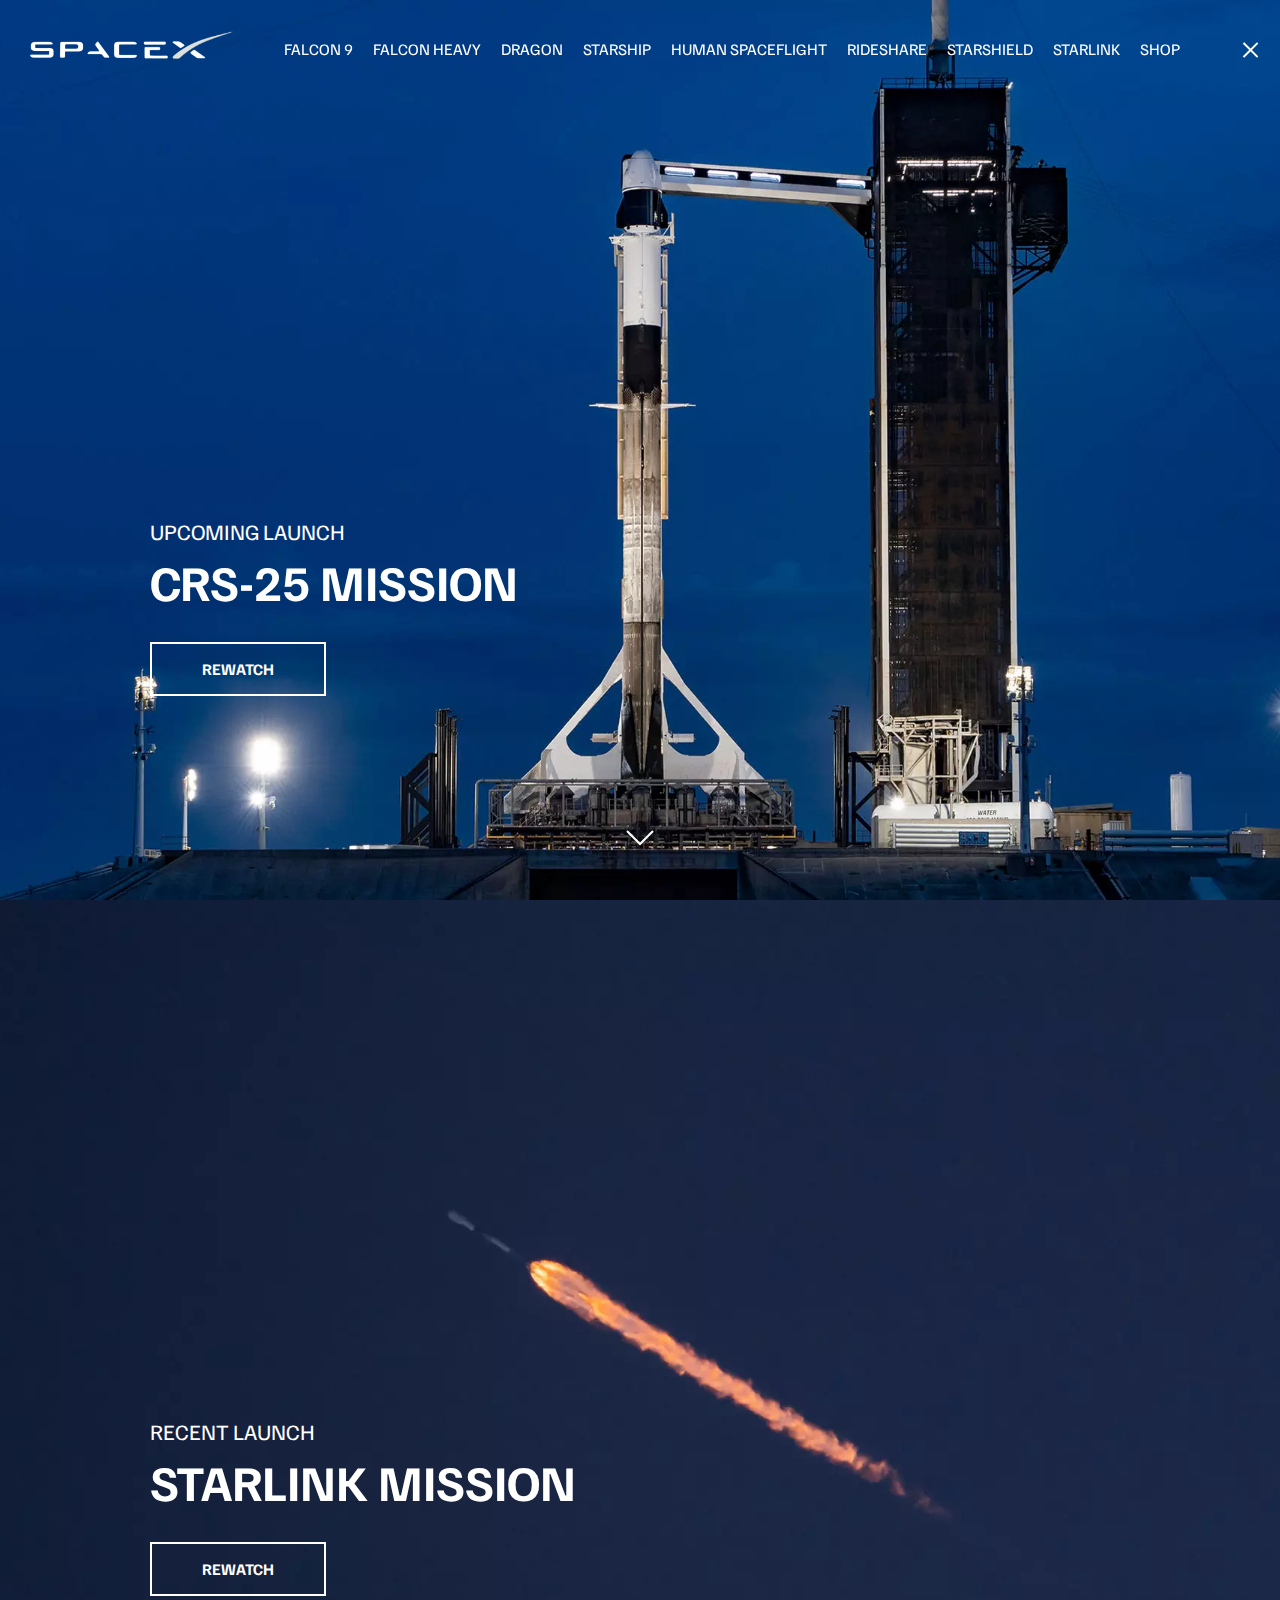
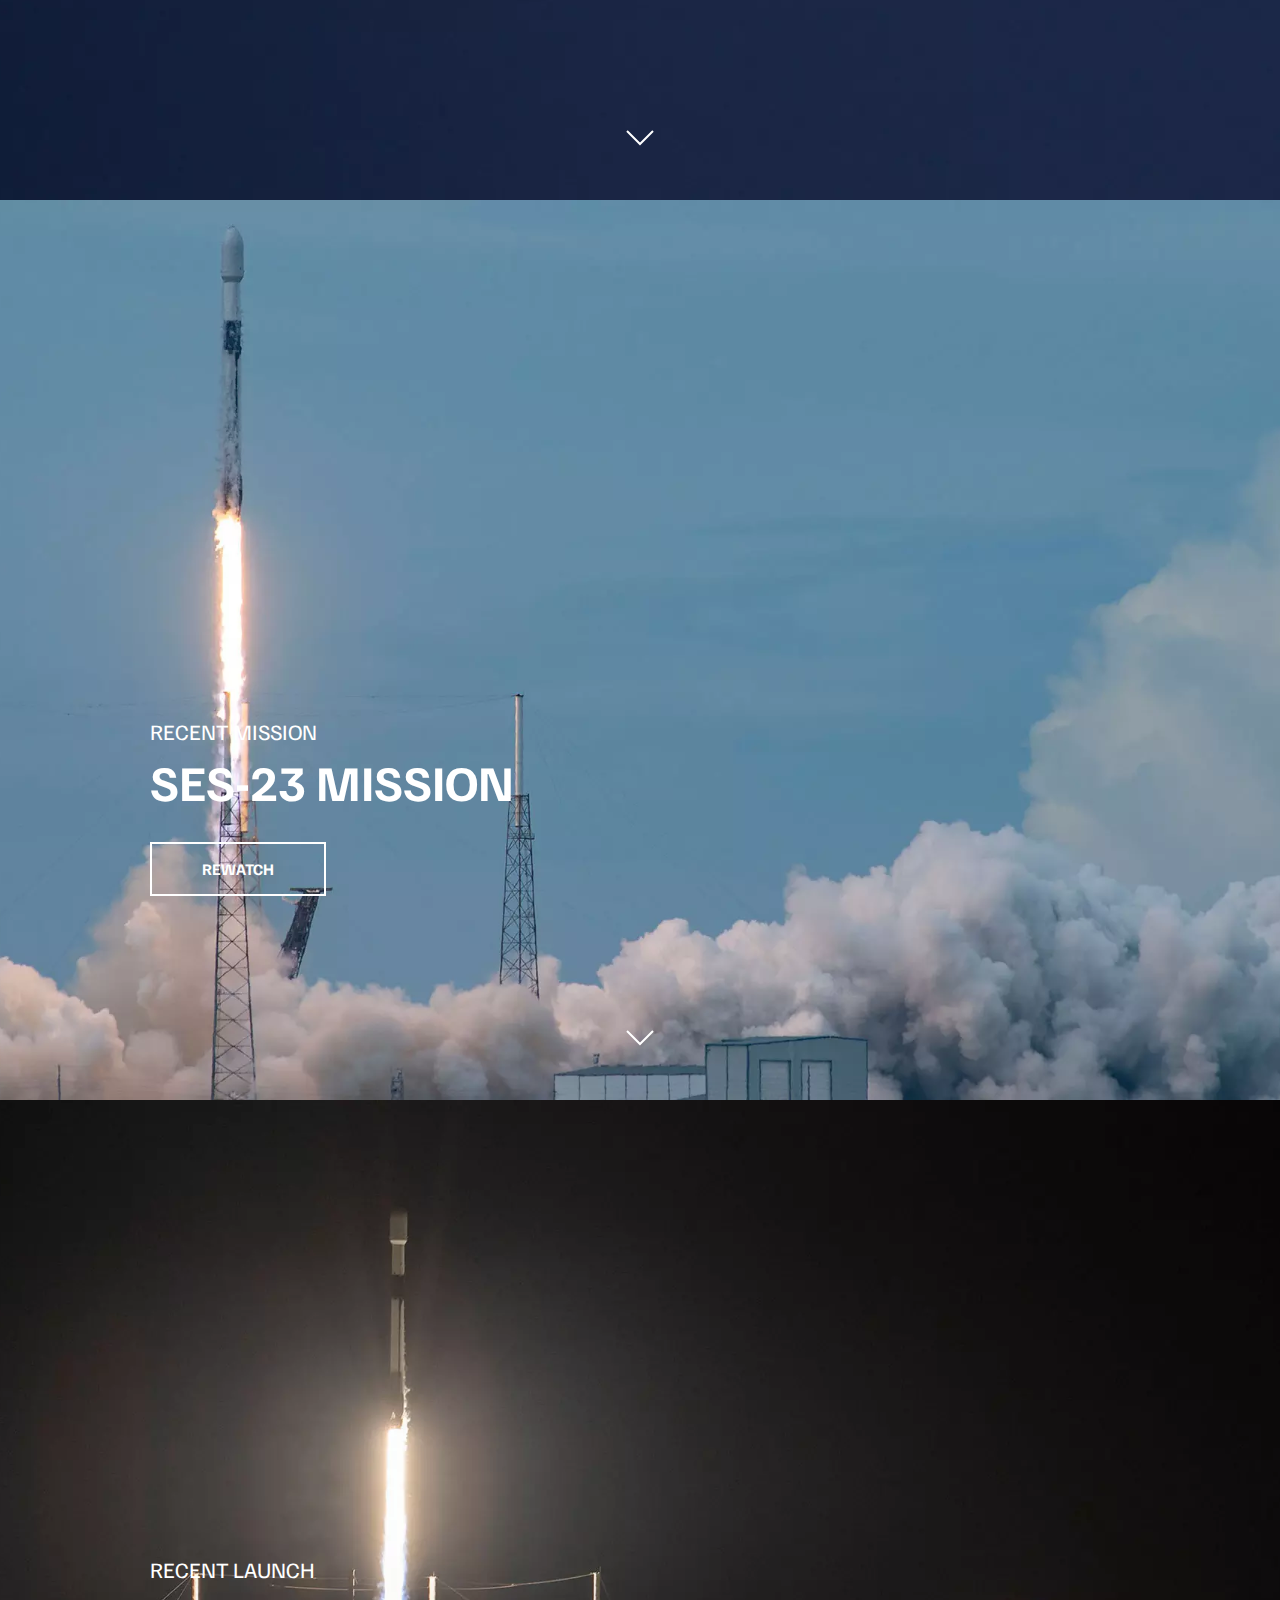
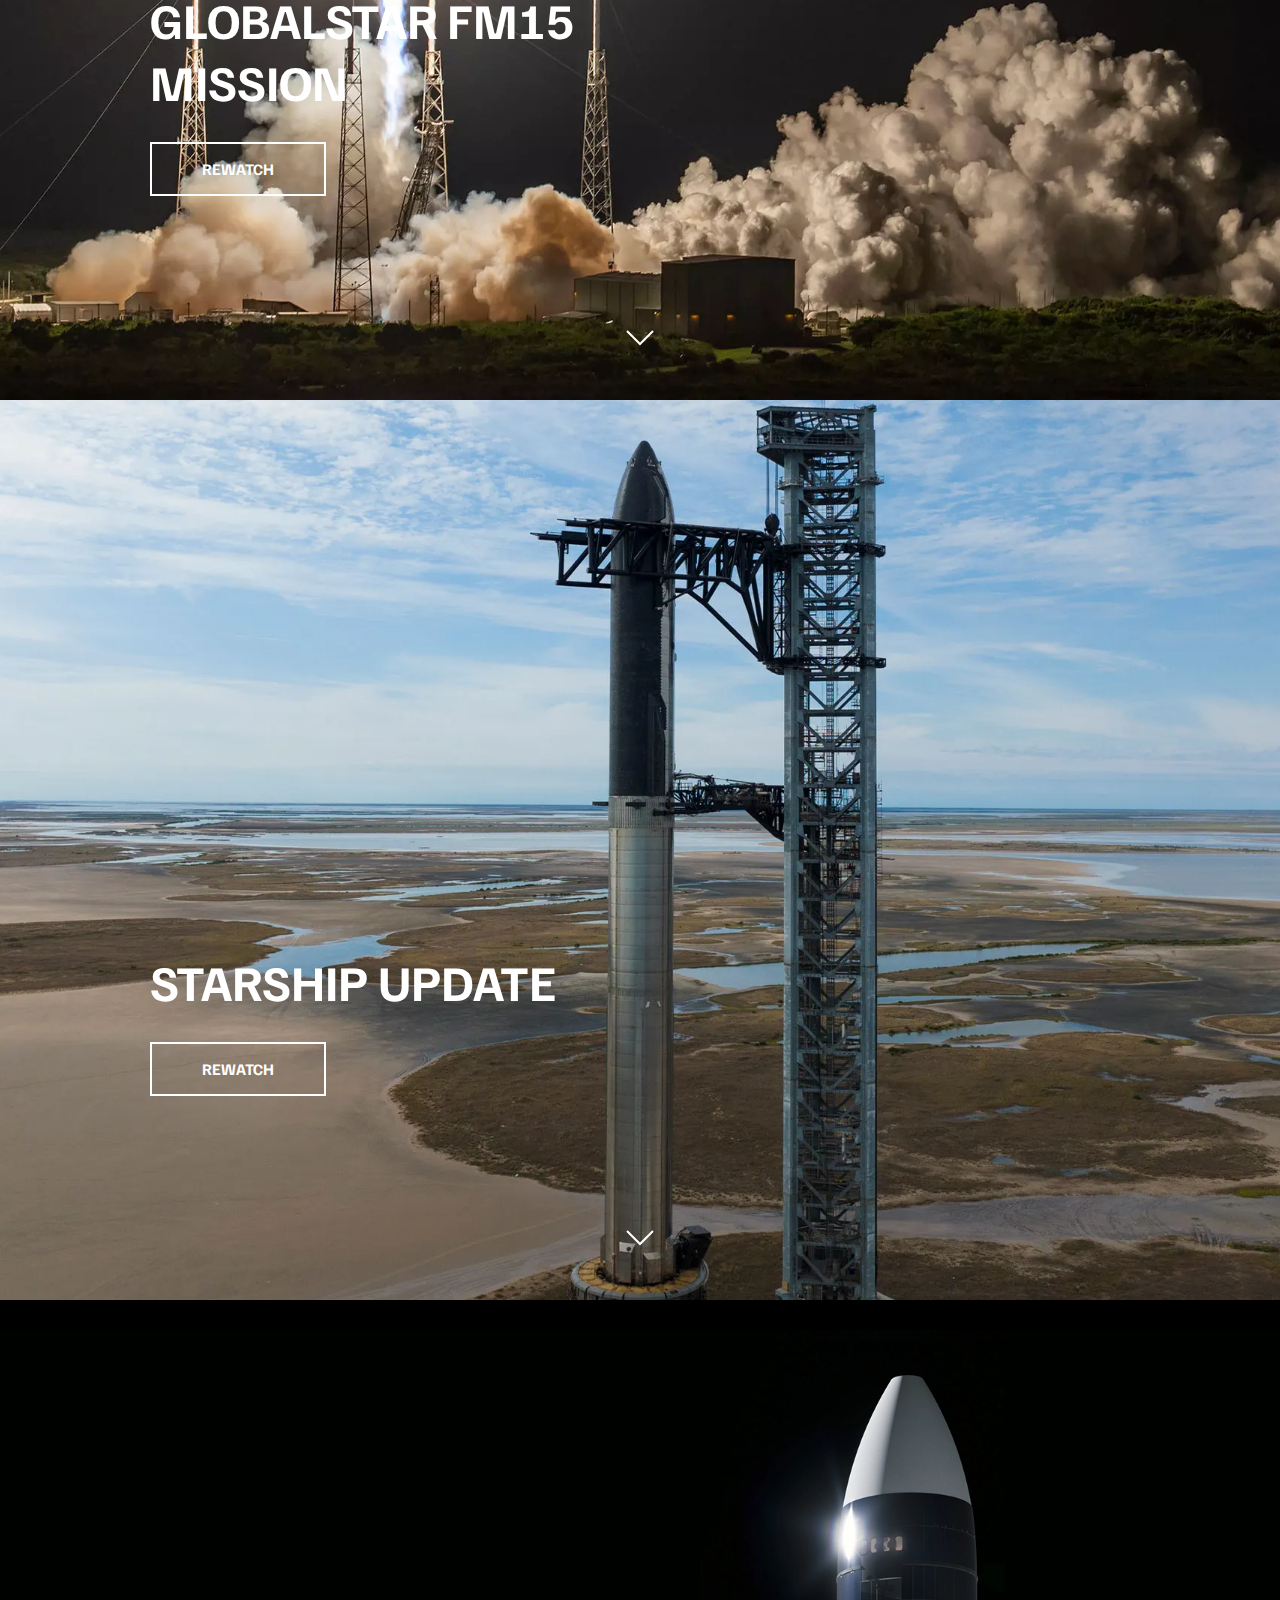
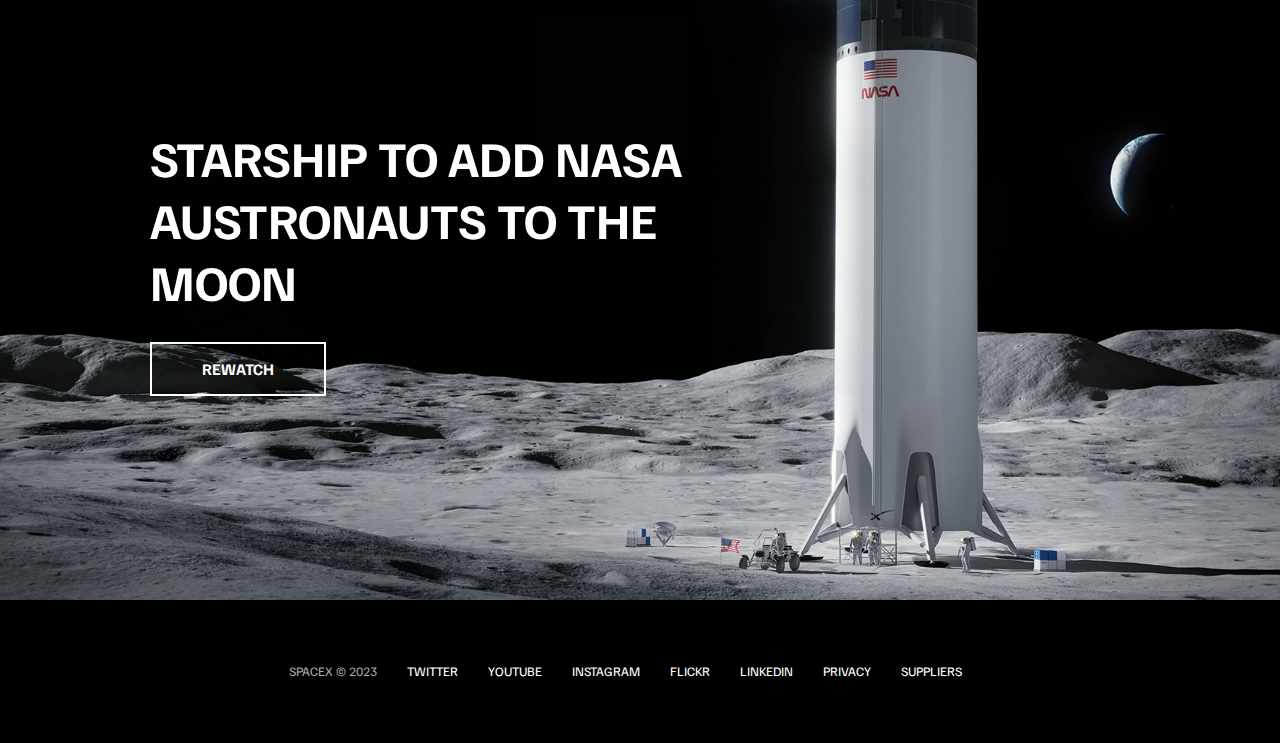
<file: index.html>
<!DOCTYPE html>
<html lang="en">
<head>
    <meta charset="UTF-8">
    <meta http-equiv="X-UA-Compatible" content="IE=edge">
    <meta name="viewport" content="width=device-width, initial-scale=1.0">
    <link rel="stylesheet" href="css/style.css">
    <link rel="stylesheet" href="js/script.js">
    <title>SpaceX</title>
</head>
<body>
    <div id="overlay"></div>
    <div id="mobile-menu" class="mobile-main-menu">
      <ul>
        <li><a href="#">Mission</a></li>
        <li><a href="#">Launches</a></li>
        <li><a href="#">Careers</a></li>
        <li><a href="#">Updates</a></li>
        <li><a href="#">Shop</a></li>

        <li class="mobile-only"><a href="falcon9.html">Falcon 9</a></li>
        <li class="mobile-only">
          <a href="falcon-heavy.html">Falcon Heavy</a>
        </li>
        <li class="mobile-only"><a href="dragon.html">Dragon</a></li>
        <li class="mobile-only"><a href="#">Starship</a></li>
        <li class="mobile-only"><a href="#">Human Spaceflight</a></li>
        <li class="mobile-only"><a href="#">Rideshare</a></li>
        <li class="mobile-only"><a href="#">Starlink</a></li>
      </ul>
    </div>
    <header class="main-header">
        <div class="logo">
            <a href="index.html">
                <img src="img/logo.png" alt="SpaceX">
            </a>
        </div>

        <nav class="desktop-main-menu">
            <ul>
                <li><a href="falcon9.html">Falcon 9</a></li>
                <li><a href="falcon-heavy.html">Falcon heavy</a></li>
                <li><a href="dragon.html">Dragon</a></li>
                <li><a href="#">Starship</a></li>
                <li><a href="#">Human Spaceflight</a></li>
                <li><a href="#">Rideshare</a></li>
                <li><a href="#">Starshield</a></li>
                <li><a href="#">Starlink</a></li>
                <li><a href="#">Shop</a></li>
            </ul>
        </nav>
    </header>

    <!-- Hamburger menu -->
    <button id="menu-btn" class="hamburger open" type="button">
        <span class="hamburger-top"></span>
        <span class="hamburger-middle"></span>
        <span class="hamburger-bottom"></span>
    </button>

    <!-- Section A -->
    <section class="section-a">
        <div class="section-inner">
            <h4>Upcoming Launch</h4>
            <h2>CRS-25 Mission</h2>
            <a href="#" class="btn">
                <div class="hover"></div>
                <span>Rewatch</span>
            </a>
        </div>

        <div class="scroll-arrow">
            <svg width="30px" height="20px">
              <path
                stroke="#ffffff"
                fill="none"
                stroke-width="2px"
                d="M2.000,5.000 L15.000,18.000 L28.000,5.000 "
              ></path>
            </svg>
        </div>
    </section>

    <!-- Section B -->
    <section class="section-b">
        <div class="section-inner">
            <h4>Recent Launch</h4>
            <h2>Starlink Mission</h2>
            <a href="#" class="btn">
                <div class="hover"></div>
                <span>Rewatch</span>
            </a>
        </div>

        <div class="scroll-arrow">
            <svg width="30px" height="20px">
              <path
                stroke="#ffffff"
                fill="none"
                stroke-width="2px"
                d="M2.000,5.000 L15.000,18.000 L28.000,5.000 "
              ></path>
            </svg>
        </div>
    </section>

    <!-- Section C -->
    <section class="section-c">
        <div class="section-inner">
            <h4>Recent Mission</h4>
            <h2>SES-23 Mission</h2>
            <a href="#" class="btn">
                <div class="hover"></div>
                <span>Rewatch</span>
            </a>
        </div>

        <div class="scroll-arrow">
            <svg width="30px" height="20px">
              <path
                stroke="#ffffff"
                fill="none"
                stroke-width="2px"
                d="M2.000,5.000 L15.000,18.000 L28.000,5.000 "
              ></path>
            </svg>
        </div>
    </section>

    <!-- Section D -->
    <section class="section-d">
        <div class="section-inner">
            <h4>Recent Launch</h4>
            <h2>Globalstar FM15 Mission</h2>
            <a href="#" class="btn">
                <div class="hover"></div>
                <span>Rewatch</span>
            </a>
        </div>

        <div class="scroll-arrow">
            <svg width="30px" height="20px">
              <path
                stroke="#ffffff"
                fill="none"
                stroke-width="2px"
                d="M2.000,5.000 L15.000,18.000 L28.000,5.000 "
              ></path>
            </svg>
        </div>
    </section>

    <!-- Section E -->
    <section class="section-e">
        <div class="section-inner">
            <h2>Starship Update</h2>
            <a href="#" class="btn">
                <div class="hover"></div>
                <span>Rewatch</span>
            </a>
        </div>

        <div class="scroll-arrow">
            <svg width="30px" height="20px">
              <path
                stroke="#ffffff"
                fill="none"
                stroke-width="2px"
                d="M2.000,5.000 L15.000,18.000 L28.000,5.000 "
              ></path>
            </svg>
        </div>
    </section>

    <!-- Section F -->
    <section class="section-f">
        <div class="section-inner">
            <h2>Starship to add NASA austronauts to the moon</h2>
            <a href="#" class="btn">
                <div class="hover"></div>
                <span>Rewatch</span>
            </a>
        </div>

    </section>

    <footer>
        <ul>
            <li>SpaceX &copy; 2023</li>
            <li><a href="#">Twitter</a></li>
            <li><a href="#">Youtube</a></li>
            <li><a href="#">Instagram</a></li>
            <li><a href="#">Flickr</a></li>
            <li><a href="#">LinkedIn</a></li>
            <li><a href="#">Privacy</a></li>
            <li><a href="#">Suppliers</a></li>
        </ul>
    </footer>
</body>
</html>
</file>
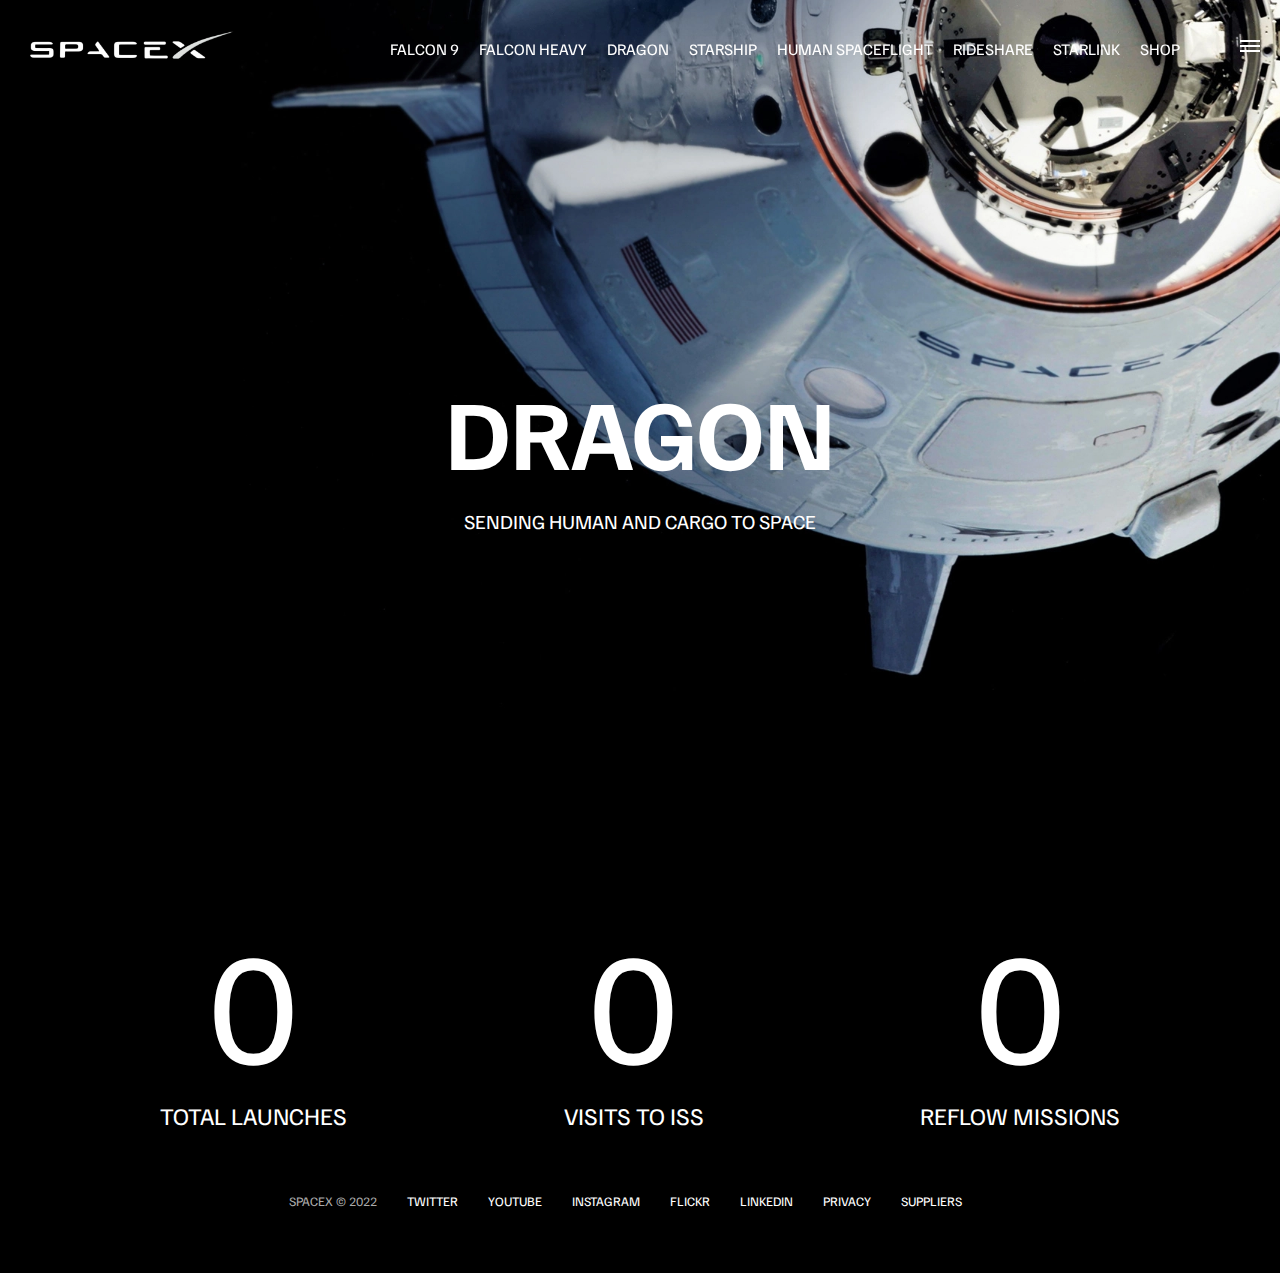
<file: dragon.html>
<!DOCTYPE html>
<html lang="en">
  <head>
    <meta charset="UTF-8" />
    <meta http-equiv="X-UA-Compatible" content="IE=edge" />
    <meta name="viewport" content="width=device-width, initial-scale=1.0" />
    <link rel="stylesheet" href="css/style.css" />
    <script src="js/script.js" defer></script>
    <title>SpaceX - Dragon</title>
  </head>
  <body>
    <div id="overlay"></div>
    <div id="mobile-menu" class="mobile-main-menu">
      <ul>
        <li><a href="#">Mission</a></li>
        <li><a href="#">Launches</a></li>
        <li><a href="#">Careers</a></li>
        <li><a href="#">Updates</a></li>
        <li><a href="#">Shop</a></li>

        <li class="mobile-only"><a href="falcon9.html">Falcon 9</a></li>
        <li class="mobile-only">
          <a href="falcon-heavy.html">Falcon Heavy</a>
        </li>
        <li class="mobile-only"><a href="dragon.html">Dragon</a></li>
        <li class="mobile-only"><a href="#">Starship</a></li>
        <li class="mobile-only"><a href="#">Human Spaceflight</a></li>
        <li class="mobile-only"><a href="#">Rideshare</a></li>
        <li class="mobile-only"><a href="#">Starlink</a></li>
      </ul>
    </div>
    <header class="main-header">
      <div class="logo">
        <a href="index.html">
          <img src="img/logo.png" alt="SpaceX" />
        </a>
      </div>
      <nav class="desktop-main-menu">
        <ul>
          <li><a href="falcon9.html">Falcon 9</a></li>
          <li><a href="falcon-heavy.html">Falcon Heavy</a></li>
          <li><a href="dragon.html">Dragon</a></li>
          <li><a href="#">Starship</a></li>
          <li><a href="#">Human Spaceflight</a></li>
          <li><a href="#">Rideshare</a></li>
          <li><a href="#">Starlink</a></li>
          <li><a href="#">Shop</a></li>
        </ul>
      </nav>
    </header>

    <!-- Hamburger Menu -->
    <button id="menu-btn" class="hamburger" type="button">
      <span class="hamburger-top"></span>
      <span class="hamburger-middle"></span>
      <span class="hamburger-bottom"></span>
    </button>

    <section class="section-animate bg-dragon"></section>
    <div class="section-inner-center">
      <h3>Dragon</h3>
      <p>Sending Human and Cargo to Space</p>
    </div>

    <div class="stats">
      <div>
        <span class="counter" data-target="34">0</span>
        <h4>Total Launches</h4>
      </div>
      <div>
        <span class="counter" data-target="31">0</span>
        <h4>Visits to ISS</h4>
      </div>
      <div>
        <span class="counter" data-target="4">0</span>
        <h4>Reflow Missions</h4>
      </div>
    </div>

    <footer>
      <ul>
        <li>SpaceX &copy; 2022</li>
        <li><a href="#">Twitter</a></li>
        <li><a href="#">YouTube</a></li>
        <li><a href="#">Instagram</a></li>
        <li><a href="#">Flickr</a></li>
        <li><a href="#">LinkedIn</a></li>
        <li><a href="#">Privacy</a></li>
        <li><a href="#">Suppliers</a></li>
      </ul>
    </footer>
  </body>
</html>
</file>
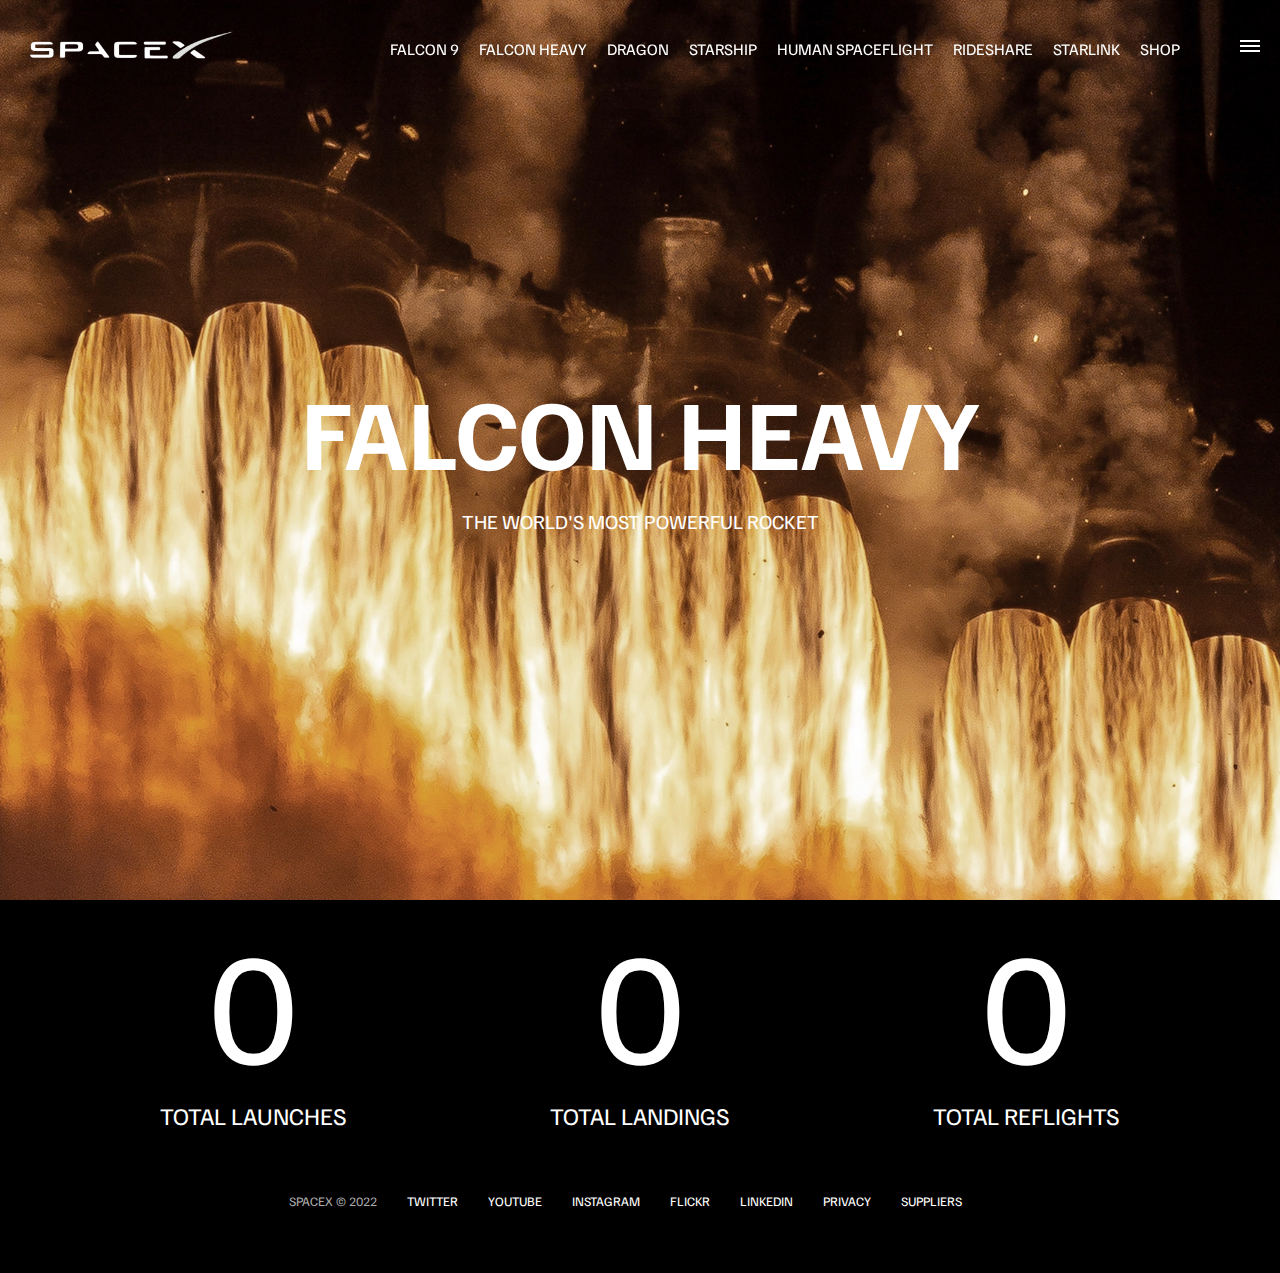
<file: falcon-heavy.html>
<!DOCTYPE html>
<html lang="en">
  <head>
    <meta charset="UTF-8" />
    <meta http-equiv="X-UA-Compatible" content="IE=edge" />
    <meta name="viewport" content="width=device-width, initial-scale=1.0" />
    <link rel="stylesheet" href="css/style.css" />
    <script src="js/script.js" defer></script>
    <title>SpaceX - Falcon Heavy</title>
  </head>
  <body>
    <div id="overlay"></div>
    <div id="mobile-menu" class="mobile-main-menu">
      <ul>
        <li><a href="#">Mission</a></li>
        <li><a href="#">Launches</a></li>
        <li><a href="#">Careers</a></li>
        <li><a href="#">Updates</a></li>
        <li><a href="#">Shop</a></li>

        <li class="mobile-only"><a href="falcon9.html">Falcon 9</a></li>
        <li class="mobile-only">
          <a href="falcon-heavy.html">Falcon Heavy</a>
        </li>
        <li class="mobile-only"><a href="dragon.html">Dragon</a></li>
        <li class="mobile-only"><a href="#">Starship</a></li>
        <li class="mobile-only"><a href="#">Human Spaceflight</a></li>
        <li class="mobile-only"><a href="#">Rideshare</a></li>
        <li class="mobile-only"><a href="#">Starlink</a></li>
      </ul>
    </div>
    <header class="main-header">
      <div class="logo">
        <a href="index.html">
          <img src="img/logo.png" alt="SpaceX" />
        </a>
      </div>
      <nav class="desktop-main-menu">
        <ul>
          <li><a href="falcon9.html">Falcon 9</a></li>
          <li><a href="falcon-heavy.html">Falcon Heavy</a></li>
          <li><a href="dragon.html">Dragon</a></li>
          <li><a href="#">Starship</a></li>
          <li><a href="#">Human Spaceflight</a></li>
          <li><a href="#">Rideshare</a></li>
          <li><a href="#">Starlink</a></li>
          <li><a href="#">Shop</a></li>
        </ul>
      </nav>
    </header>

    <!-- Hamburger Menu -->
    <button id="menu-btn" class="hamburger" type="button">
      <span class="hamburger-top"></span>
      <span class="hamburger-middle"></span>
      <span class="hamburger-bottom"></span>
    </button>

    <section class="section-animate bg-falcon-heavy"></section>
    <div class="section-inner-center">
      <h3>Falcon Heavy</h3>
      <p>The World's most Powerful Rocket</p>
    </div>

    <div class="stats">
      <div>
        <span class="counter" data-target="8">0</span>
        <h4>Total Launches</h4>
      </div>
      <div>
        <span class="counter" data-target="12">0</span>
        <h4>Total Landings</h4>
      </div>
      <div>
        <span class="counter" data-target="6">0</span>
        <h4>Total Reflights</h4>
      </div>
    </div>

    <footer>
      <ul>
        <li>SpaceX &copy; 2022</li>
        <li><a href="#">Twitter</a></li>
        <li><a href="#">YouTube</a></li>
        <li><a href="#">Instagram</a></li>
        <li><a href="#">Flickr</a></li>
        <li><a href="#">LinkedIn</a></li>
        <li><a href="#">Privacy</a></li>
        <li><a href="#">Suppliers</a></li>
      </ul>
    </footer>
  </body>
</html>
</file>
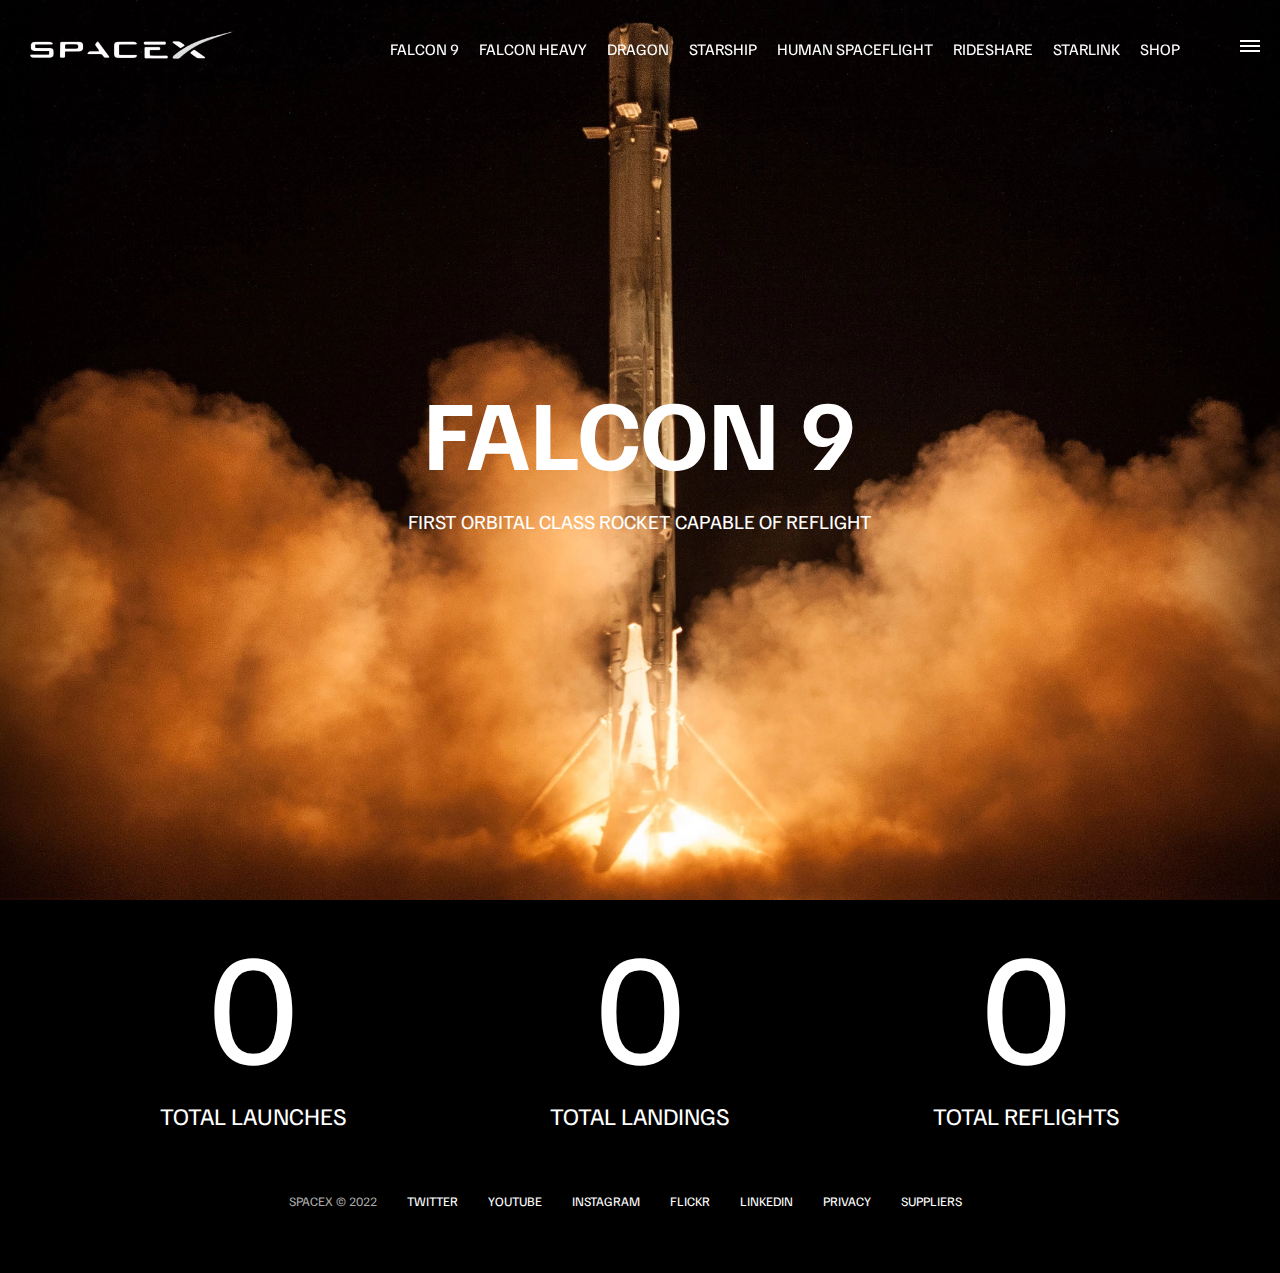
<file: falcon9.html>
<!DOCTYPE html>
<html lang="en">
  <head>
    <meta charset="UTF-8" />
    <meta http-equiv="X-UA-Compatible" content="IE=edge" />
    <meta name="viewport" content="width=device-width, initial-scale=1.0" />
    <link rel="stylesheet" href="css/style.css" />
    <script src="js/script.js" defer></script>
    <title>SpaceX - Falcon 9</title>
  </head>
  <body>
    <div id="overlay"></div>
    <div id="mobile-menu" class="mobile-main-menu">
      <ul>
        <li><a href="#">Mission</a></li>
        <li><a href="#">Launches</a></li>
        <li><a href="#">Careers</a></li>
        <li><a href="#">Updates</a></li>
        <li><a href="#">Shop</a></li>

        <li class="mobile-only"><a href="falcon9.html">Falcon 9</a></li>
        <li class="mobile-only">
          <a href="falcon-heavy.html">Falcon Heavy</a>
        </li>
        <li class="mobile-only"><a href="dragon.html">Dragon</a></li>
        <li class="mobile-only"><a href="#">Starship</a></li>
        <li class="mobile-only"><a href="#">Human Spaceflight</a></li>
        <li class="mobile-only"><a href="#">Rideshare</a></li>
        <li class="mobile-only"><a href="#">Starlink</a></li>
      </ul>
    </div>
    <header class="main-header">
      <div class="logo">
        <a href="index.html">
          <img src="img/logo.png" alt="SpaceX" />
        </a>
      </div>
      <nav class="desktop-main-menu">
        <ul>
          <li><a href="falcon9.html">Falcon 9</a></li>
          <li><a href="falcon-heavy.html">Falcon Heavy</a></li>
          <li><a href="dragon.html">Dragon</a></li>
          <li><a href="#">Starship</a></li>
          <li><a href="#">Human Spaceflight</a></li>
          <li><a href="#">Rideshare</a></li>
          <li><a href="#">Starlink</a></li>
          <li><a href="#">Shop</a></li>
        </ul>
      </nav>
    </header>

    <!-- Hamburger Menu -->
    <button id="menu-btn" class="hamburger" type="button">
      <span class="hamburger-top"></span>
      <span class="hamburger-middle"></span>
      <span class="hamburger-bottom"></span>
    </button>

    <section class="section-animate bg-falcon-9"></section>
    <div class="section-inner-center">
      <h3>Falcon 9</h3>
      <p>First orbital class rocket capable of reflight</p>
    </div>

    <div class="stats">
      <div>
        <span class="counter" data-target="3">0</span>
        <h4>Total Launches</h4>
      </div>
      <div>
        <span class="counter" data-target="7">0</span>
        <h4>Total Landings</h4>
      </div>
      <div>
        <span class="counter" data-target="4">0</span>
        <h4>Total Reflights</h4>
      </div>
    </div>

    <footer>
      <ul>
        <li>SpaceX &copy; 2022</li>
        <li><a href="#">Twitter</a></li>
        <li><a href="#">YouTube</a></li>
        <li><a href="#">Instagram</a></li>
        <li><a href="#">Flickr</a></li>
        <li><a href="#">LinkedIn</a></li>
        <li><a href="#">Privacy</a></li>
        <li><a href="#">Suppliers</a></li>
      </ul>
    </footer>
  </body>
</html>
</file>
<file: css/style.css>
@import url('https://fonts.googleapis.com/css2?family=Familjen+Grotesk:wght@400;600;700&display=swap');

*,
*::before,
*::after {
  margin: 0;
  padding: 0;
  box-sizing: border-box;
}

body {
  font-family: 'Familjen Grotesk', sans-serif;
  background: #000;
  color: #fff;
}

a {
  text-decoration: none;
  color: #fff;
}

ul {
  list-style: none;
}

/* Header/Navbar */
.main-header {
  position: fixed;
  top: 0;
  left: 0;
  width: 100%;
  z-index: 3;
  display: flex;
  justify-content: space-between;
  align-items: center;
  text-transform: uppercase;
  height: 100px;
  padding: 0 30px;
}

/* Logo */
.logo {
  width: 210px;
  height: auto;
}

.logo img {
  display: block;
  width: 100%;
  height: auto;
}

/* Desktop Menu */
.desktop-main-menu {
  margin-right: 50px;
}

.desktop-main-menu ul {
  display: flex;
}

.desktop-main-menu ul li {
  position: relative;
  margin-right: 20px;
  padding-bottom: 2px;
}

/* Menu item bottom border */
.desktop-main-menu ul li a::after {
  content: '';
  position: absolute;
  bottom: 0;
  left: 0;
  width: 100%;
  height: 1px;
  background: #fff;
  transform: scaleX(0);
  transition: transform 0.6s cubic-bezier(0.19, 1, 0.22, 1);
  transform-origin: right center;
}

.desktop-main-menu ul li a:hover::after {
  transform: scaleX(1);
  transform-origin: left center;
  transition-duration: 0.4s;
}

/* Sections */
section {
  position: relative;
  height: 100vh;
  background-position: center center;
  background-repeat: no-repeat;
  background-size: cover;
  text-transform: uppercase;
}

.section-inner {
  position: absolute;
  bottom: 200px;
  left: 150px;
  max-width: 560px;
}

.section-inner h4 {
  font-size: 22px;
  margin-bottom: 5px;
  font-weight: 300;
  animation: fadeInUp 0.5s ease-in-out;
}

.section-inner h2 {
  font-size: 50px;
  font-weight: 700;
  margin-bottom: 20px;
  animation: fadeInUp 0.5s ease-in-out 0.2s;
  animation-fill-mode: both; 
}

.section-inner a {
  animation: fadeInUp 0.5s ease-in-out 0.4s;
  animation-fill-mode: both;
}

/* Background images */
.section-a {
  background-image: url('../img/section-a.webp');
}
.section-b {
  background-image: url('../img/section-b.webp');
}
.section-c {
  background-image: url('../img/section-c.webp');
}
.section-d {
  background-image: url('../img/section-d.webp');
}
.section-e {
  background-image: url('../img/section-e.webp');
}
.section-f {
  background-image: url('../img/section-f.webp');
}

.btn {
  position: relative;
  display: inline-block;
  cursor: pointer;
  text-align: center;
  min-width: 130px;
  padding: 15px 50px;
  margin-top: 10px;
  border: 2px solid #fff;
  text-transform: uppercase;
  font-weight: bold;
  overflow: hidden;
  z-index: 2;
}

.btn:hover span {
  color: #000;
}

.btn .hover {
  position: absolute;
  top: 0;
  left: 0;
  width: 100%;
  height: 100%;
  background-color: #fff;
  color: #000;
  z-index: -1;
  transform: translateY(100%);
  transition: transform 0.6s cubic-bezier(0.19, 1, 0.22, 1);
}

.btn:hover .hover {
  transform: translateY(0);
}

.scroll-arrow {
  position: absolute;
  bottom: 50px;
  left: 50%;
  transform: translateX(-50%);
  animation: fadeBounce 5s infinite;
}

/* Footer */
footer {
  position: relative;
  padding: 55px 0;
}

footer ul {
  display: flex;
  justify-content: center;
  align-items: center;
  flex-wrap: wrap;
}

footer ul li {
  margin-right: 30px;
  color: #aaa;
  text-transform: uppercase;
  font-size: 13px;
  line-height: 2.5;
}

footer ul li a {
  color: #fff;
  transition: color 0.6s;
}

footer ul li a:hover {
  color: #aaa;
}

/* Hamburger Menu */
.hamburger {
  position: fixed;
  top: 40px;
  right: 20px;
  z-index: 10;
  cursor: pointer;
  width: 20px;
  height: 20px;
  background: none;
  border: none;
}

.hamburger-top,
.hamburger-middle,
.hamburger-bottom {
  position: absolute;
  width: 20px;
  height: 2px;
  top: 0;
  left: 0;
  background: #fff;
  transition: all 0.5s;
}

.hamburger-middle {
  transform: translateY(5px);
}

.hamburger-bottom {
  transform: translateY(10px);
}

/* Transition hamburger to X when open */
.open {
  transform: rotate(90deg);
}

.open .hamburger-top {
  transform: rotate(45deg) translateY(6px) translateX(6px);
}

.open .hamburger-middle {
  display: none;
}

.open .hamburger-bottom {
  transform: rotate(-45deg) translateY(6px) translateX(-6px);
}

/* Overlay */
.overlay-show {
  position: fixed;
  top: 0;
  left: 0;
  width: 100%;
  height: 100%;
  background-color: rgba(0, 0, 0, 0.5);
  z-index: 3;
}

/* Stop body scroll */
.stop-scrolling {
  overflow: hidden;
}

/* Hide mobile main menu items */
.mobile-only {
  display: none;
}

/* Mobile menu */
.mobile-main-menu {
  position: fixed;
  top: 0;
  right: 0;
  width: 350px;
  height: 100%;
  background: #000;
  z-index: 4;
  display: flex;
  align-items: center;
  justify-content: center;
  transform: translateX(100%);
  transition: transform 0.6s cubic-bezier(0.19, 1, 0.22, 1);
}

/* Bring menu from right */
.show-menu {
  transform: translateX(0);
}

.mobile-main-menu ul {
  display: flex;
  flex-direction: column;
  align-items: end;
  justify-content: center;
  padding: 50px;
  width: 100%;
}

.mobile-main-menu ul li {
  margin-bottom: 20px;
  font-size: 18px;
  text-transform: uppercase;
  border-bottom: 1px #555 dotted;
  width: 100%;
  text-align: right;
  padding-bottom: 8px;
}

.mobile-main-menu ul li a {
  color: #fff;
  transition: color 0.6s;
}

.mobile-main-menu ul li a:hover {
  color: #aaa;
}

/* Inner Pages */
.bg-falcon-9 {
  background-image: url('../img/falcon-9.webp');
}

.bg-falcon-heavy {
  background-image: url('../img/falcon-heavy.webp');
}

.bg-dragon {
  background-image: url('../img/dragon.webp');
}

.section-animate {
  animation: fadeIn 2s ease-in-out;
}

.section-inner-center {
  position: absolute;
  top: 50%;
  left: 50%;
  transform: translate(-50%, -50%);
  text-transform: uppercase;
  text-align: center;
  width: 80%;
}

.section-inner-center h3 {
  font-size: 100px;
  margin-bottom: 15px;
  animation: fadeInUp 0.5s ease-in-out;
}

.section-inner-center p {
  font-size: 20px;
  animation: fadeInUp 0.5s ease-in-out 0.2s;
  animation-fill-mode: both;
}

/* Stats */
.stats {
  max-width: 960px;
  margin: 0 auto;
  display: flex;
  align-items: center;
  justify-content: space-between;
  text-align: center;
  text-transform: uppercase;
}

.stats div span {
  font-size: 160px;
}

.stats div h4 {
  font-size: 24px;
  font-weight: 300;
}

/* Animations */

@keyframes fadeInUp {
  0% {
    opacity: 0;
    transform: translateY(140px);
  }

  100% {
    opacity: 1;
    transform: translateY(0);
  }
}

@keyframes fadeIn {
  0% {
    opacity: 0;
  }

  100% {
    opacity: 1;
  }
}

@keyframes fadeBounce {
  0%,
  20%,
  50%,
  80%,
  100% {
    opacity: 0;
    transform: translateY(-20px);
  }

  40% {
    opacity: 1;
    transform: translateY(0);
  }
}

/* Media Queries */

@media (max-width: 960px) {
  /* Hide desktop menu */
  .desktop-main-menu {
    display: none;
  }

  /* Show main mobile items */
  .mobile-only {
    display: block;
  }

  .section-inner-center h3 {
    font-size: 75px;
  }
}

@media (max-width: 600px) {
  .section-inner {
    bottom: 75px;
    left: 20px;
  }

  .section-inner h2 {
    font-size: 40px;
  }

  footer ul li:first-child {
    position: absolute;
    top: 30px;
    left: 50%;
    transform: translate(-50%, -50%);
  }

  footer ul li {
    margin-right: 15px;
  }

  .logo {
    width: 150px;
    margin: auto;
  }

  .section-inner-center h3 {
    font-size: 50px;
  }

  /* Stats */
  .stats {
    flex-direction: column;
  }

  .stats div {
    margin-bottom: 20px;
  }
}
</file>
